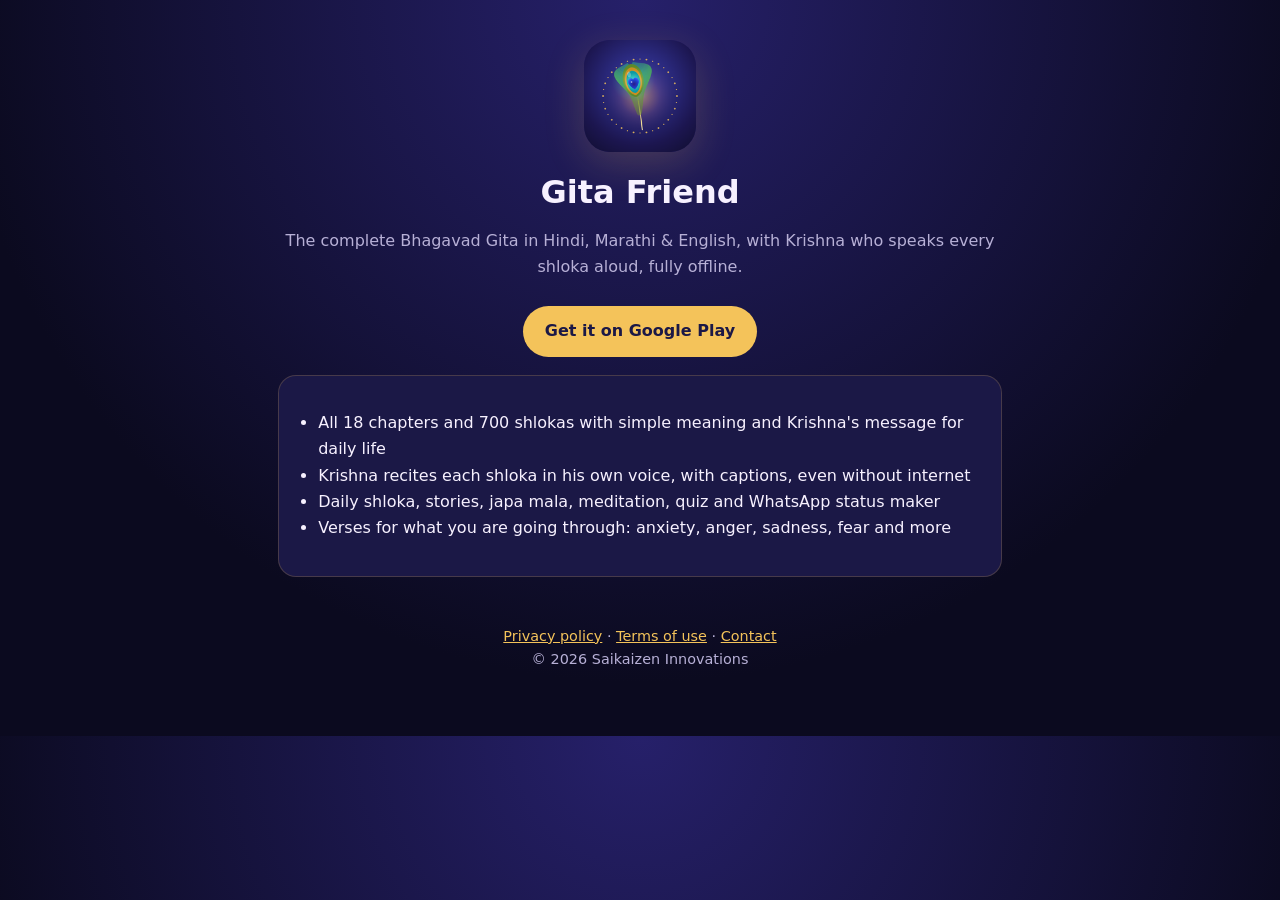
<file: index.html>
<!doctype html><html lang="en"><head><meta charset="utf-8"><meta name="viewport" content="width=device-width,initial-scale=1">
<title>Gita Friend: Bhagavad Gita with Talking Krishna</title><link rel="icon" href="favicon.png"><link rel="stylesheet" href="style.css">
<meta name="description" content="The complete Bhagavad Gita in Hindi, Marathi and English. Krishna speaks every shloka aloud, offline."></head>
<body><main><div class="hero"><img src="icon.png" alt="Gita Friend icon"><h1>Gita Friend</h1>
<p class="muted">The complete Bhagavad Gita in Hindi, Marathi &amp; English, with Krishna who speaks every shloka aloud, fully offline.</p>
<a class="btn" href="https://play.google.com/store/apps/details?id=com.gitafriend.app">Get it on Google Play</a></div>
<div class="card"><ul><li>All 18 chapters and 700 shlokas with simple meaning and Krishna's message for daily life</li>
<li>Krishna recites each shloka in his own voice, with captions, even without internet</li>
<li>Daily shloka, stories, japa mala, meditation, quiz and WhatsApp status maker</li>
<li>Verses for what you are going through: anxiety, anger, sadness, fear and more</li></ul></div>
<footer><a href="privacy.html">Privacy policy</a> · <a href="terms.html">Terms of use</a> · <a href="mailto:superprogrammersaurabh@gmail.com">Contact</a><br>© 2026 Saikaizen Innovations</footer></main></body></html>
</file>
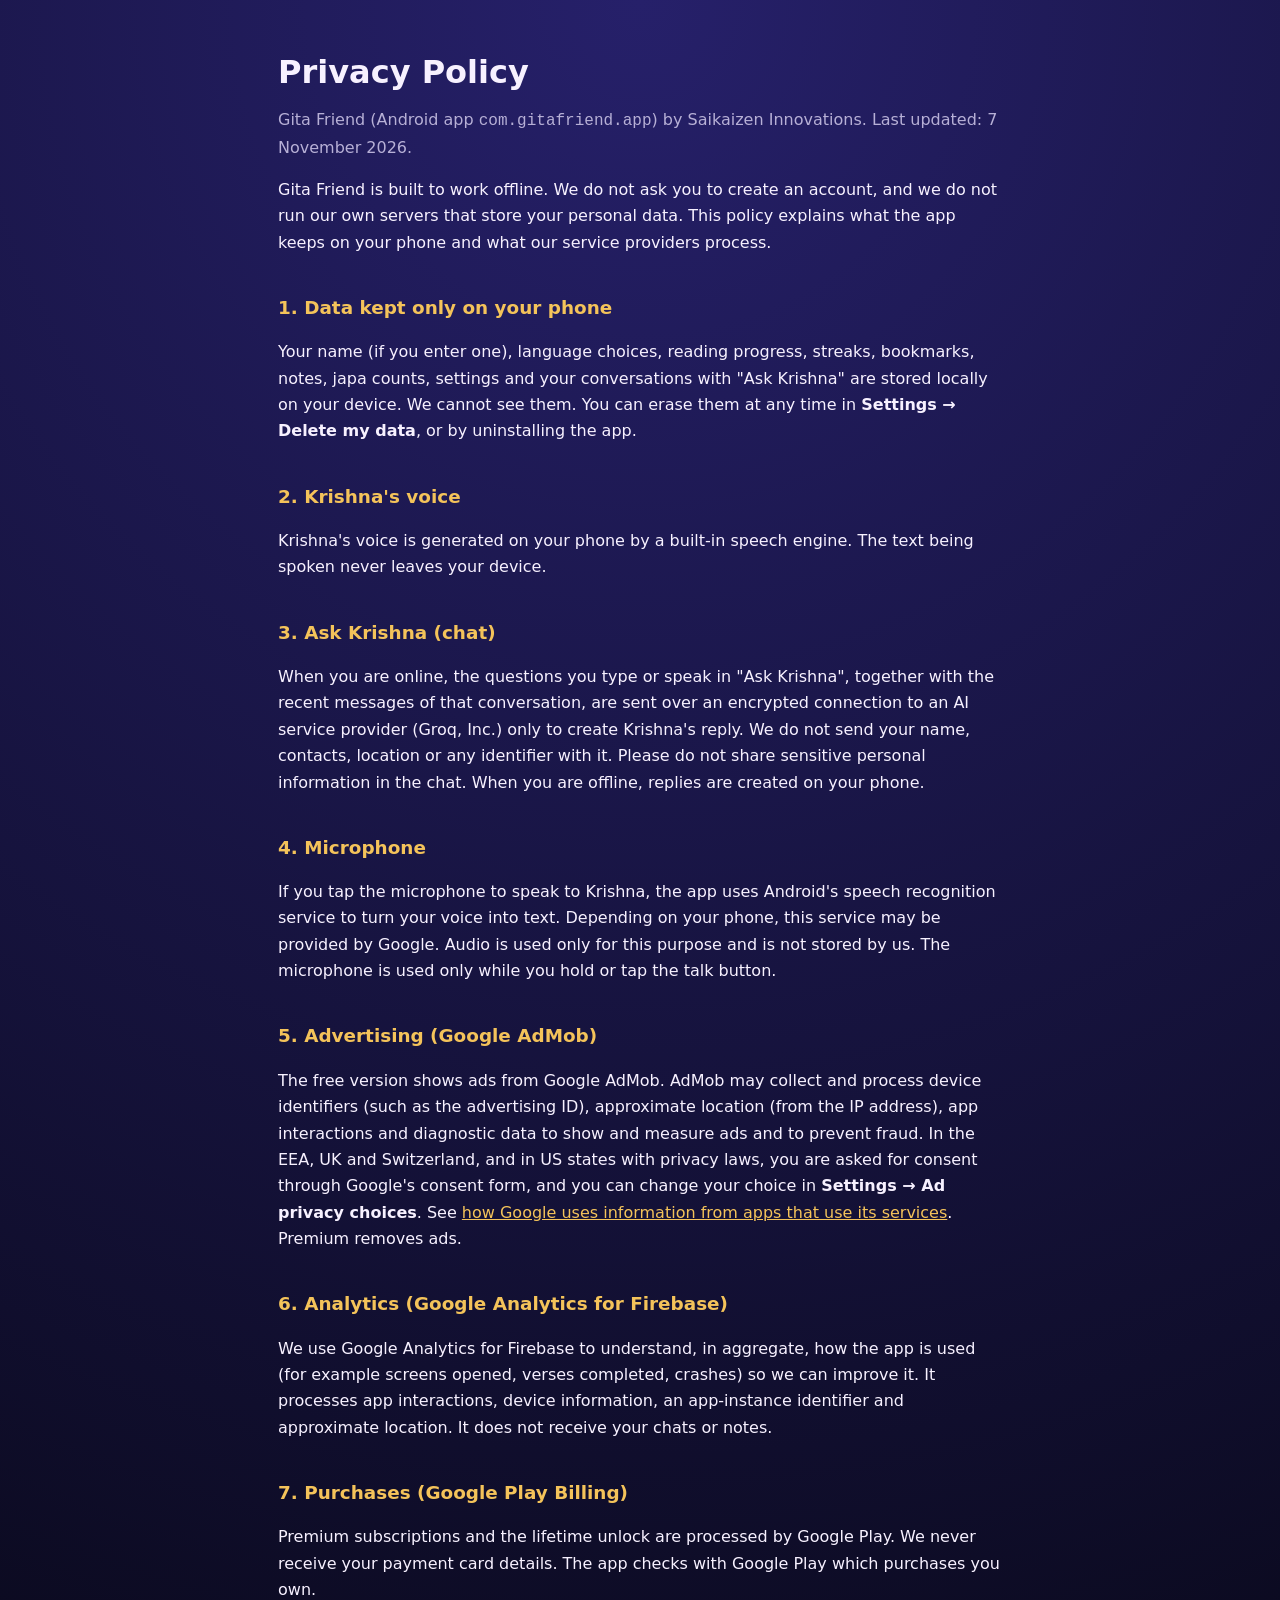
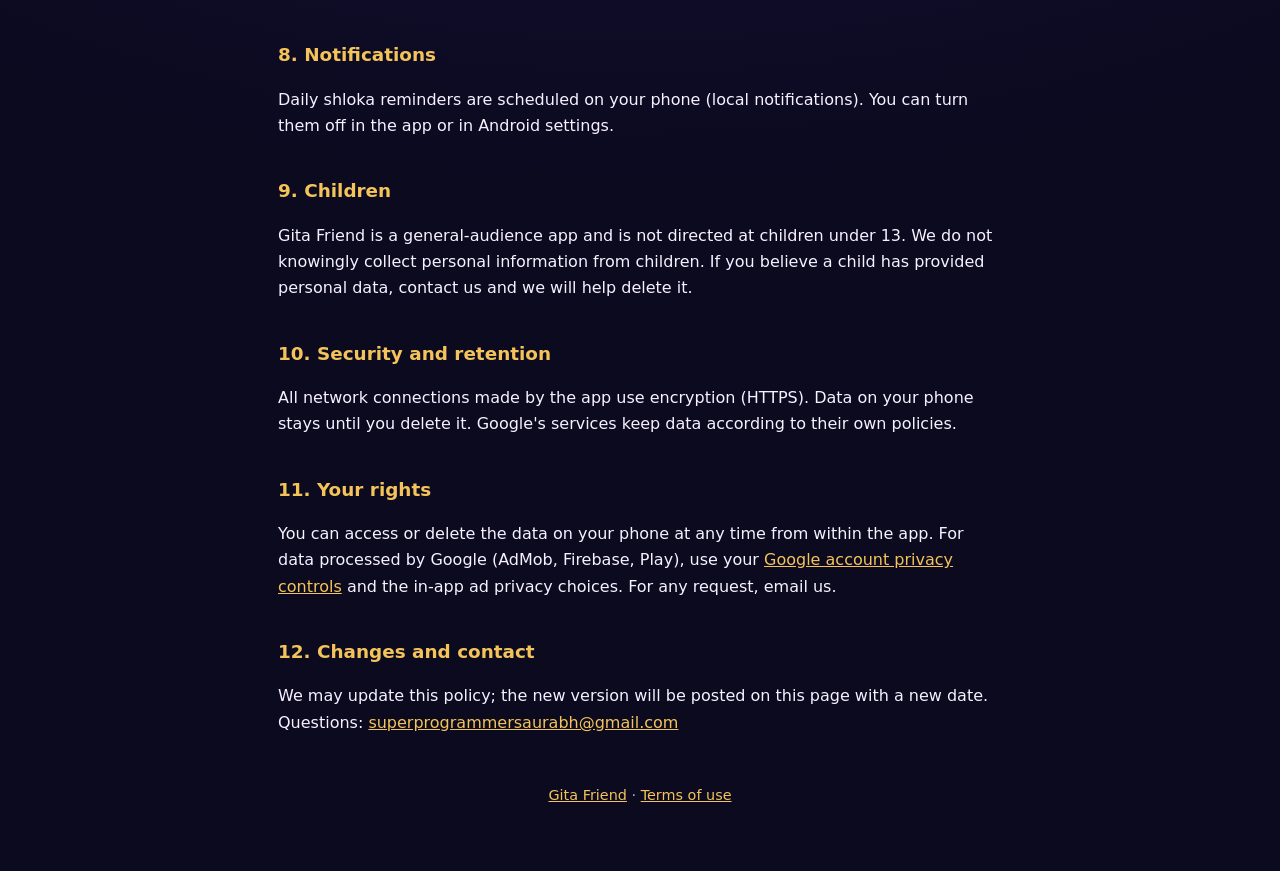
<file: privacy.html>
<!doctype html><html lang="en"><head><meta charset="utf-8"><meta name="viewport" content="width=device-width,initial-scale=1">
<title>Privacy Policy · Gita Friend</title><link rel="icon" href="favicon.png"><link rel="stylesheet" href="style.css"></head>
<body><main><h1>Privacy Policy</h1><p class="muted">Gita Friend (Android app <code>com.gitafriend.app</code>) by Saikaizen Innovations. Last updated: 7 November 2026.</p>

<p>Gita Friend is built to work offline. We do not ask you to create an account, and we do not run our own servers that store your personal data. This policy explains what the app keeps on your phone and what our service providers process.</p>

<h2>1. Data kept only on your phone</h2>
<p>Your name (if you enter one), language choices, reading progress, streaks, bookmarks, notes, japa counts, settings and your conversations with "Ask Krishna" are stored locally on your device. We cannot see them. You can erase them at any time in <b>Settings → Delete my data</b>, or by uninstalling the app.</p>

<h2>2. Krishna's voice</h2>
<p>Krishna's voice is generated on your phone by a built-in speech engine. The text being spoken never leaves your device.</p>

<h2>3. Ask Krishna (chat)</h2>
<p>When you are online, the questions you type or speak in "Ask Krishna", together with the recent messages of that conversation, are sent over an encrypted connection to an AI service provider (Groq, Inc.) only to create Krishna's reply. We do not send your name, contacts, location or any identifier with it. Please do not share sensitive personal information in the chat. When you are offline, replies are created on your phone.</p>

<h2>4. Microphone</h2>
<p>If you tap the microphone to speak to Krishna, the app uses Android's speech recognition service to turn your voice into text. Depending on your phone, this service may be provided by Google. Audio is used only for this purpose and is not stored by us. The microphone is used only while you hold or tap the talk button.</p>

<h2>5. Advertising (Google AdMob)</h2>
<p>The free version shows ads from Google AdMob. AdMob may collect and process device identifiers (such as the advertising ID), approximate location (from the IP address), app interactions and diagnostic data to show and measure ads and to prevent fraud. In the EEA, UK and Switzerland, and in US states with privacy laws, you are asked for consent through Google's consent form, and you can change your choice in <b>Settings → Ad privacy choices</b>. See <a href="https://policies.google.com/technologies/partner-sites">how Google uses information from apps that use its services</a>. Premium removes ads.</p>

<h2>6. Analytics (Google Analytics for Firebase)</h2>
<p>We use Google Analytics for Firebase to understand, in aggregate, how the app is used (for example screens opened, verses completed, crashes) so we can improve it. It processes app interactions, device information, an app-instance identifier and approximate location. It does not receive your chats or notes.</p>

<h2>7. Purchases (Google Play Billing)</h2>
<p>Premium subscriptions and the lifetime unlock are processed by Google Play. We never receive your payment card details. The app checks with Google Play which purchases you own.</p>

<h2>8. Notifications</h2>
<p>Daily shloka reminders are scheduled on your phone (local notifications). You can turn them off in the app or in Android settings.</p>

<h2>9. Children</h2>
<p>Gita Friend is a general-audience app and is not directed at children under 13. We do not knowingly collect personal information from children. If you believe a child has provided personal data, contact us and we will help delete it.</p>

<h2>10. Security and retention</h2>
<p>All network connections made by the app use encryption (HTTPS). Data on your phone stays until you delete it. Google's services keep data according to their own policies.</p>

<h2>11. Your rights</h2>
<p>You can access or delete the data on your phone at any time from within the app. For data processed by Google (AdMob, Firebase, Play), use your <a href="https://myaccount.google.com/data-and-privacy">Google account privacy controls</a> and the in-app ad privacy choices. For any request, email us.</p>

<h2>12. Changes and contact</h2>
<p>We may update this policy; the new version will be posted on this page with a new date. Questions: <a href="mailto:superprogrammersaurabh@gmail.com">superprogrammersaurabh@gmail.com</a></p>
<footer><a href="index.html">Gita Friend</a> · <a href="terms.html">Terms of use</a></footer></main></body></html>
</file>
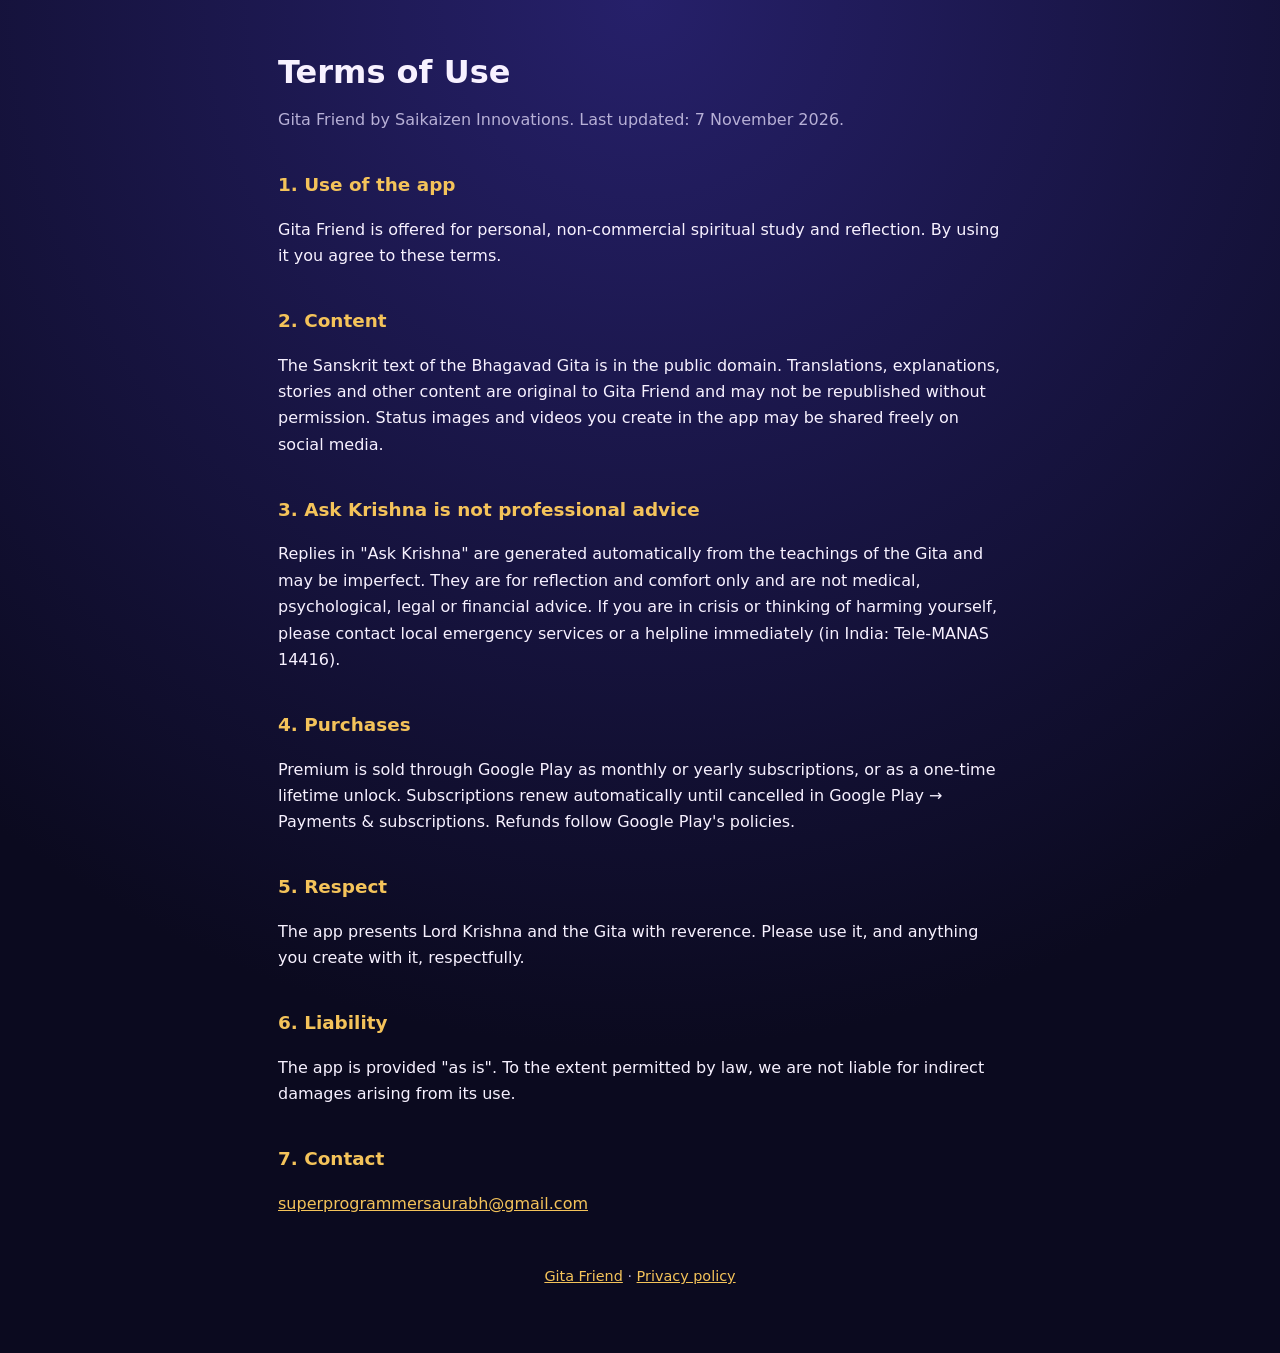
<file: terms.html>
<!doctype html><html lang="en"><head><meta charset="utf-8"><meta name="viewport" content="width=device-width,initial-scale=1">
<title>Terms of Use · Gita Friend</title><link rel="icon" href="favicon.png"><link rel="stylesheet" href="style.css"></head>
<body><main><h1>Terms of Use</h1><p class="muted">Gita Friend by Saikaizen Innovations. Last updated: 7 November 2026.</p>
<h2>1. Use of the app</h2><p>Gita Friend is offered for personal, non-commercial spiritual study and reflection. By using it you agree to these terms.</p>
<h2>2. Content</h2><p>The Sanskrit text of the Bhagavad Gita is in the public domain. Translations, explanations, stories and other content are original to Gita Friend and may not be republished without permission. Status images and videos you create in the app may be shared freely on social media.</p>
<h2>3. Ask Krishna is not professional advice</h2><p>Replies in "Ask Krishna" are generated automatically from the teachings of the Gita and may be imperfect. They are for reflection and comfort only and are not medical, psychological, legal or financial advice. If you are in crisis or thinking of harming yourself, please contact local emergency services or a helpline immediately (in India: Tele-MANAS 14416).</p>
<h2>4. Purchases</h2><p>Premium is sold through Google Play as monthly or yearly subscriptions, or as a one-time lifetime unlock. Subscriptions renew automatically until cancelled in Google Play → Payments &amp; subscriptions. Refunds follow Google Play's policies.</p>
<h2>5. Respect</h2><p>The app presents Lord Krishna and the Gita with reverence. Please use it, and anything you create with it, respectfully.</p>
<h2>6. Liability</h2><p>The app is provided "as is". To the extent permitted by law, we are not liable for indirect damages arising from its use.</p>
<h2>7. Contact</h2><p><a href="mailto:superprogrammersaurabh@gmail.com">superprogrammersaurabh@gmail.com</a></p>
<footer><a href="index.html">Gita Friend</a> · <a href="privacy.html">Privacy policy</a></footer></main></body></html>
</file>
<file: style.css>
:root{--bg:#0b0a1f;--card:#1b1846;--gold:#f4c35a;--text:#f7f1ff;--muted:#b7b0d6}
*{box-sizing:border-box}body{margin:0;background:radial-gradient(circle at 50% 0,#26206a,#0b0a1f 70%);color:var(--text);font:16px/1.65 system-ui,-apple-system,"Segoe UI",Roboto,sans-serif}
main{max-width:760px;margin:0 auto;padding:40px 18px 64px}a{color:var(--gold)}h1{font-size:2rem;line-height:1.2;margin:.4em 0}h2{color:var(--gold);font-size:1.15rem;margin-top:2em}
.hero{text-align:center}.hero img{width:112px;height:112px;border-radius:26px;box-shadow:0 10px 40px #f4c35a33}
.card{background:var(--card);border:1px solid #f4c35a33;border-radius:18px;padding:18px 20px;margin:18px 0}
.btn{display:inline-block;background:var(--gold);color:#1b1846;font-weight:700;padding:12px 22px;border-radius:999px;text-decoration:none;margin-top:10px}
.muted{color:var(--muted)}footer{margin-top:48px;text-align:center;color:var(--muted);font-size:.9rem}ul{padding-left:1.2em}
</file>
